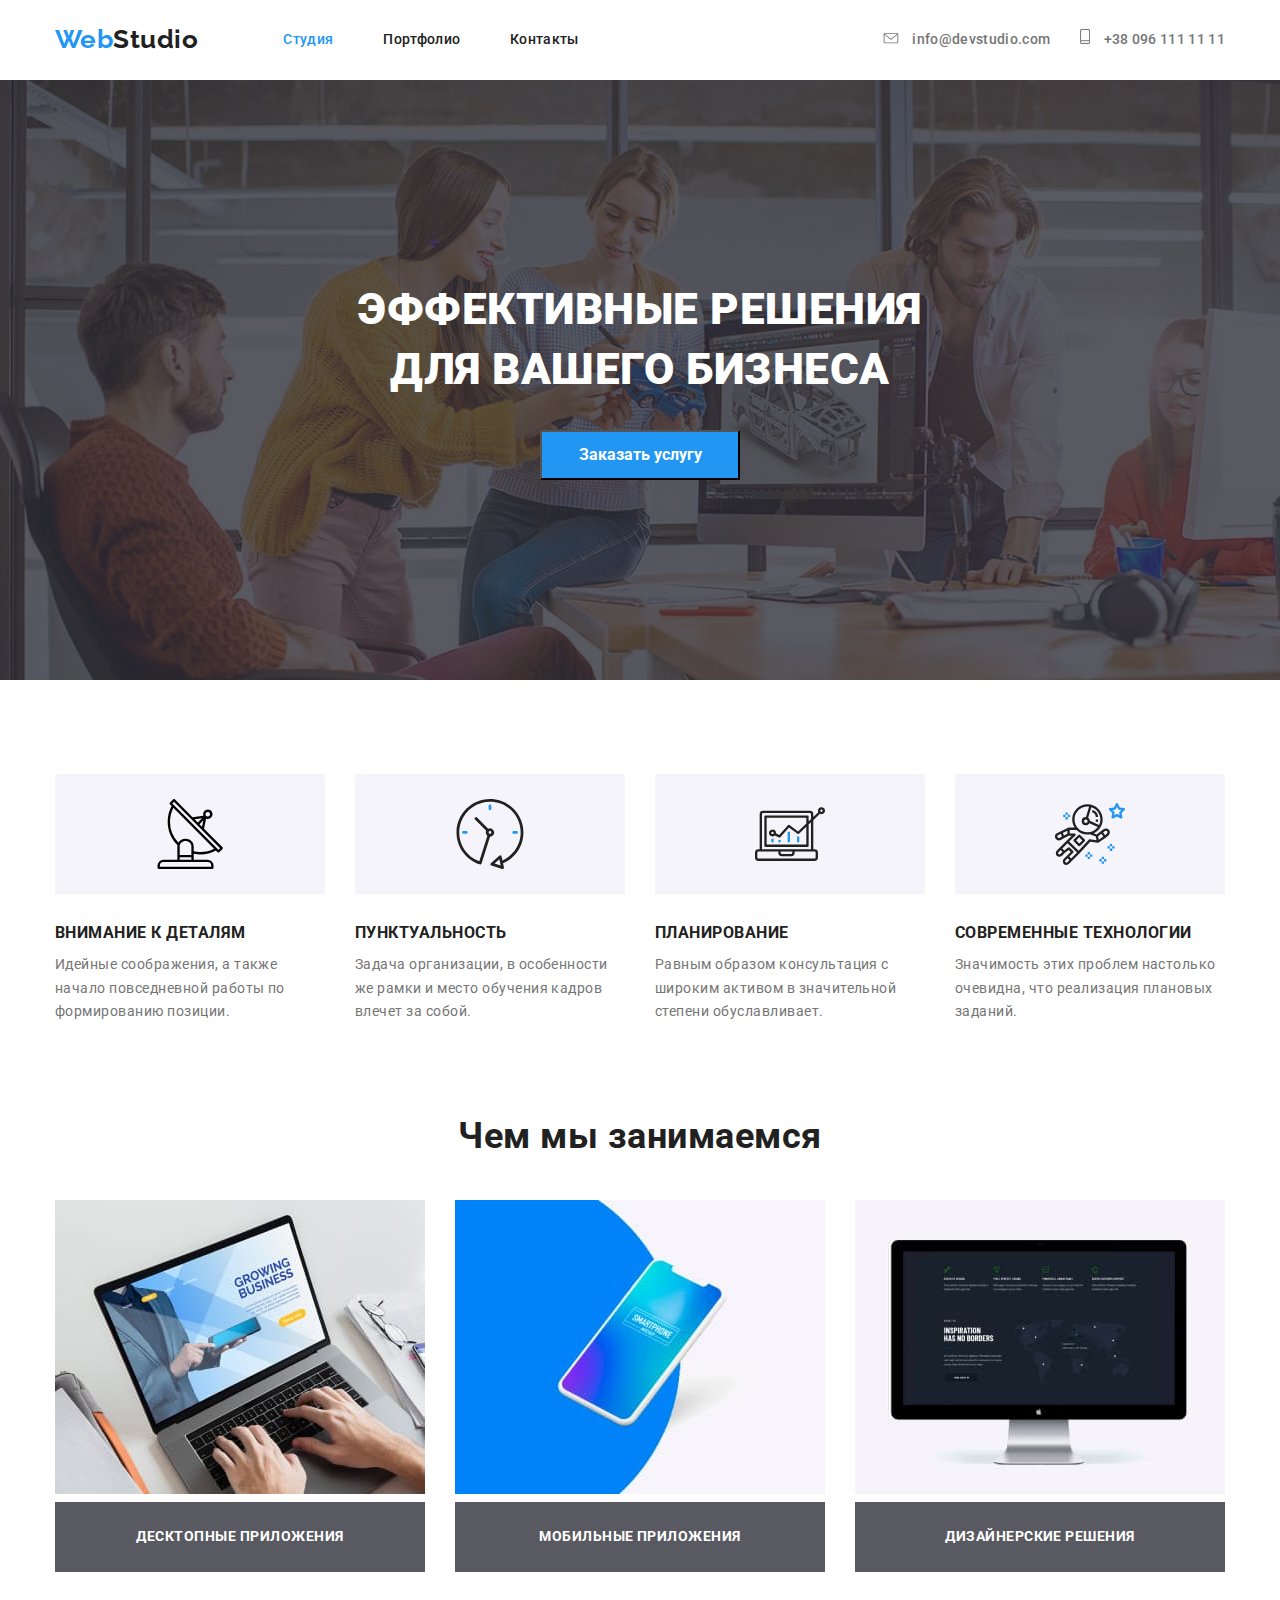
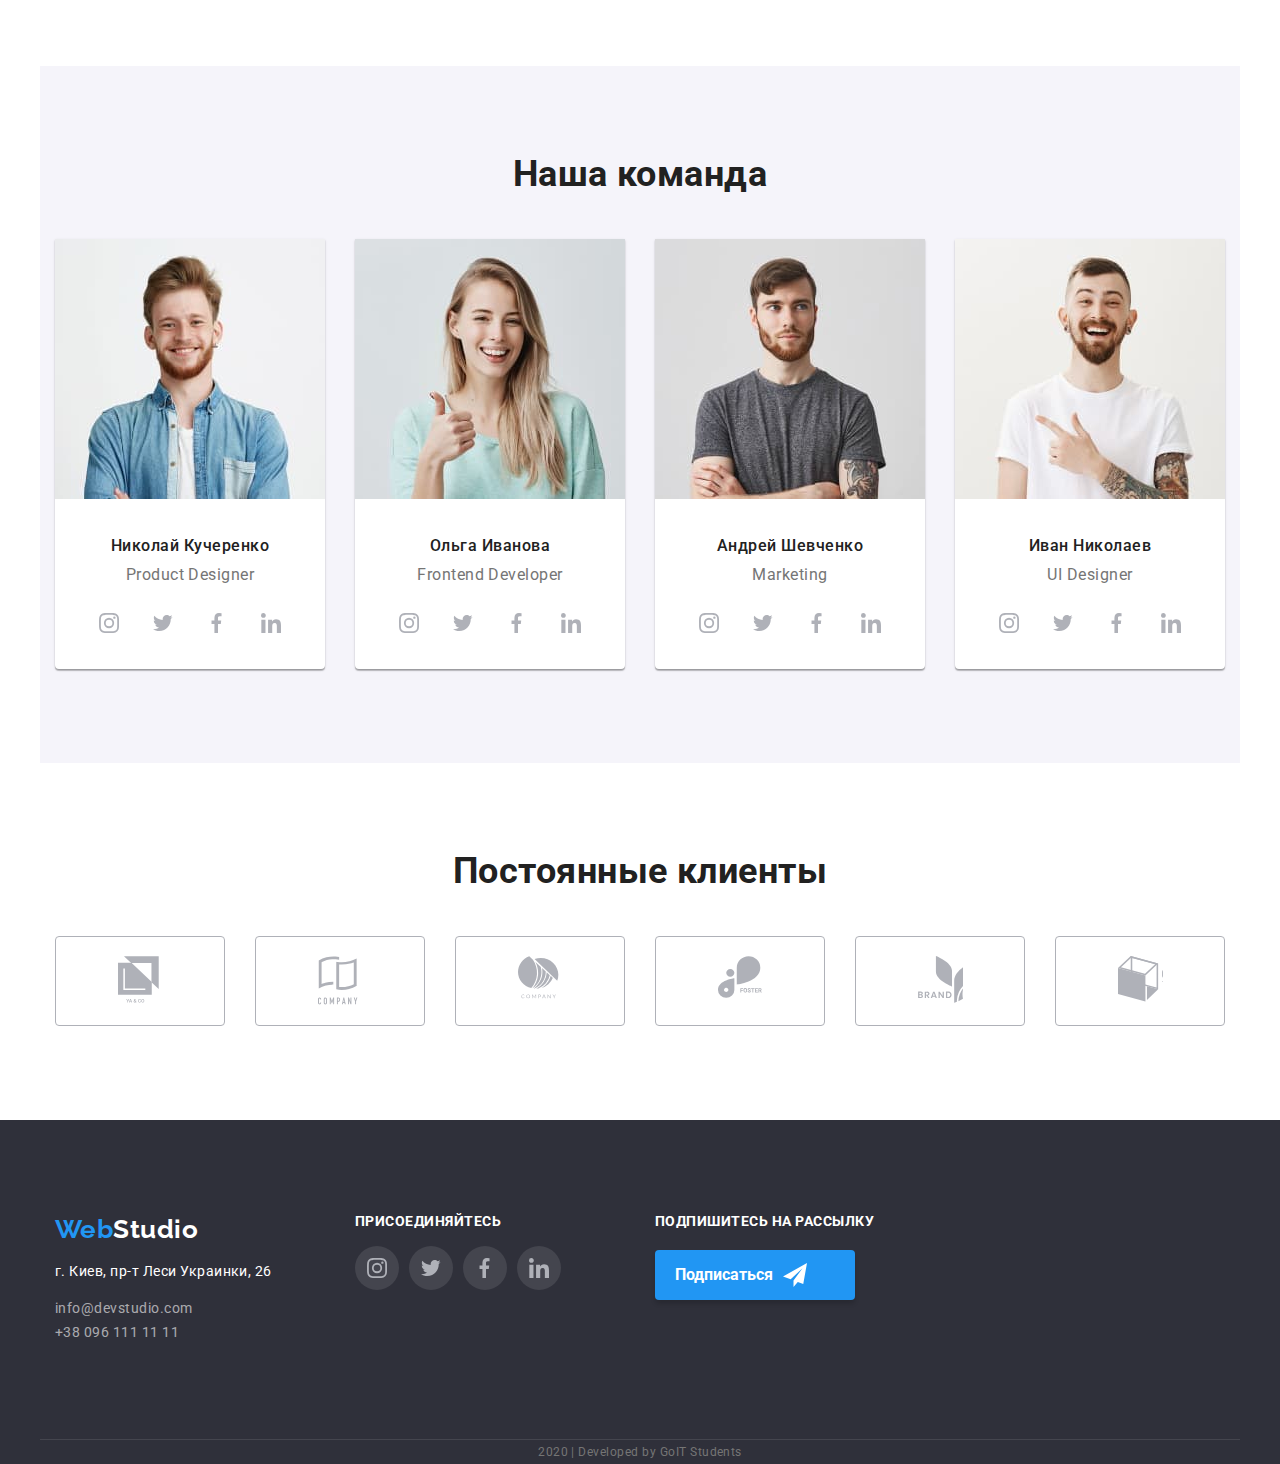
<file: index.html>
<!DOCTYPE html>
<html lang="ru">

<head>
  <meta charset="UTF-8" />
  <meta name="viewport" content="width=device-width, initial-scale=1.0" />
  <title>Document</title>
  <link href="https://fonts.googleapis.com/css2?family=Raleway:wght@700&family=Roboto:wght@400;700;900&display=swap"
    rel="stylesheet" />
  <link rel="stylesheet" href="./CSS/normalize.css" />
  <link rel="stylesheet" href="./CSS/main.css" />
</head>

<body>
  <header>
    <div class="container">
      <a href="index.html" class="logo text-style-bold"><span class="logo-first"> Web</span>Studio</a>

      <nav>
        <ul class="site-nav list">
          <li class="item">
            <a href="index.html" class="main-menu link current-page">Студия</a>
          </li>
          <li class="item">
            <a href="portfolio.html" class="main-menu link">Портфолио</a>
          </li>
          <li class="item">
            <a href="#" class="main-menu link">Контакты</a>
          </li>
        </ul>
      </nav>
      <ul class="head-contact list">
        <li class="item">
          <a href="mailto:info@devstudio.com" class="contacts-header link">
            <svg class="mail-icon">
              <use href="./img/symbol-defs.svg#icon-mail-logo"></use>
            </svg>
            info@devstudio.com </a>
        </li>
        <li class="item">
          <a href="tel:+380961111111" class="contacts-header link">
            <svg class="phone-icon">
              <use href="./img/symbol-defs.svg#icon-logo-phone"></use>
            </svg>
            +38 096 111 11 11</a>
        </li>
      </ul>
    </div>
  </header>

  <main>
    <!-- main banner -->
    <section class="hero-section">
      <h1 class="hero">
        ЭФФЕКТИВНЫЕ РЕШЕНИЯ <br />
        ДЛЯ ВАШЕГО БИЗНЕСА
      </h1>
      <button class="button-primary text-style-bold">Заказать услугу</button>
    </section>

    <!-- list of advantages -->
    <div class="container container-adv">
      <section>
        <ul class="list advantages">
          <li class="item">
            <div class="background-icon">
              <svg>
                <use href="./img/symbol-defs.svg#icon-antenna1"></use>
              </svg>
            </div>
            <h3 class="qualities-title text-style-bold">
              Внимание к деталям
            </h3>
            <p class="qualities-discr">
              Идейные соображения, а также начало повседневной работы по
              формированию позиции.
            </p>
          </li>
          <li class="item">
            <div class="background-icon">
              <svg>
                <use href="./img/symbol-defs.svg#icon-clock1"></use>
              </svg>
            </div>
            <h3 class="qualities-title text-style-bold">Пунктуальность</h3>
            <p class="qualities-discr">
              Задача организации, в особенности же рамки и место обучения
              кадров влечет за собой.
            </p>
          </li>
          <li class="item">
            <div class="background-icon">
              <svg>
                <use href="./img/symbol-defs.svg#icon-diagram1"></use>
              </svg>
            </div>
            <h3 class="qualities-title text-style-bold">Планирование</h3>
            <p class="qualities-discr">
              Равным образом консультация с широким активом в значительной
              степени обуславливает.
            </p>
          </li>
          <li class="item">
            <div class="background-icon">
              <svg>
                <use href="./img/symbol-defs.svg#icon-astronaut1"></use>
              </svg>
            </div>
            <h3 class="qualities-title text-style-bold">
              Современные технологии
            </h3>
            <p class="qualities-discr">
              Значимость этих проблем настолько очевидна, что реализация
              плановых заданий.
            </p>
          </li>
        </ul>
      </section>
    </div>

    <div class="container">
      <section>
        <h2 class="section-title text-style-bold">Чем мы занимаемся</h2>
        <ul class="list specializing">
          <li class="item">
            <figure>
              <img src="./img/macbook.jpg" alt="ноутбук" />
              <figcaption class="activity-list text-style-bold">
                Десктопные приложения
              </figcaption>
            </figure>
          </li>
          <li class="item">
            <figure>
              <img src="./img/phone.jpg" alt="мобильный телефон" />
              <figcaption class="activity-list text-style-bold">
                Мобильные приложения
              </figcaption>
            </figure>
          </li>
          <li class="item">
            <figure>
              <img src="./img/mac.jpg" alt="моноблок mac" />
              <figcaption class="activity-list text-style-bold">
                Дизайнерские решения
              </figcaption>
            </figure>
          </li>
        </ul>
      </section>
    </div>

    <div class="container section-command">
      <section>
        <h2 class="section-title">Наша команда</h2>
        <ul class="list employees">
          <li class="item">
            <img src="./img/JohnSmith.jpg" alt="фото Джона Смит" />
            <h3 class="team-name">Николай Кучеренко</h3>
            <p class="empl-specialty">Product Designer</p>
            <ul class="list social-networks">
              <li class="item">
                <button class="but-social-net">
                  <svg class="soc-icon">
                    <use href="./img/symbol-defs.svg#icon-instagram"></use>
                  </svg>
                </button>
              </li>
              <li class="item">
                <button class="but-social-net">
                  <svg class="soc-icon">
                    <use href="./img/symbol-defs.svg#icon-twitter"></use>
                  </svg>
                </button>
              </li>
              <li class="item">
                <button class="but-social-net">
                  <svg class="soc-icon">
                    <use href="./img/symbol-defs.svg#icon-facebook"></use>
                  </svg>
                </button>
              </li>
              <li class="item">
                <button class="but-social-net">
                  <svg class="soc-icon">
                    <use href="./img/symbol-defs.svg#icon-linkedin"></use>
                  </svg>
                </button>
              </li>
            </ul>
          </li>
          <li class="item">
            <img src="./img/MartaStewart.jpg" alt="фото Марты Стьарт" />
            <h3 class="team-name">Ольга Иванова</h3>
            <p class="empl-specialty">Frontend Developer</p>
            <ul class="list social-networks">
              <li class="item">
                <button class="but-social-net">
                  <svg class="soc-icon">
                    <use href="./img/symbol-defs.svg#icon-instagram"></use>
                  </svg>
                </button>
              </li>
              <li class="item">
                <button class="but-social-net">
                  <svg class="soc-icon">
                    <use href="./img/symbol-defs.svg#icon-twitter"></use>
                  </svg>
                </button>
              </li>
              <li class="item">
                <button class="but-social-net">
                  <svg class="soc-icon">
                    <use href="./img/symbol-defs.svg#icon-facebook"></use>
                  </svg>
                </button>
              </li>
              <li class="item">
                <button class="but-social-net">
                  <svg class="soc-icon">
                    <use href="./img/symbol-defs.svg#icon-linkedin"></use>
                  </svg>
                </button>
              </li>
            </ul>
          </li>
          <li class="item">
            <img src="./img/RobertJakis.jpg" alt="фото Роберта Джакис" />
            <h3 class="team-name">Андрей Шевченко</h3>
            <p class="empl-specialty">Marketing</p>
            <ul class="list social-networks">
              <li class="item">
                <button class="but-social-net">
                  <svg class="soc-icon">
                    <use href="./img/symbol-defs.svg#icon-instagram"></use>
                  </svg>
                </button>
              </li>
              <li class="item">
                <button class="but-social-net">
                  <svg class="soc-icon">
                    <use href="./img/symbol-defs.svg#icon-twitter"></use>
                  </svg>
                </button>
              </li>
              <li class="item">
                <button class="but-social-net">
                  <svg class="soc-icon">
                    <use href="./img/symbol-defs.svg#icon-facebook"></use>
                  </svg>
                </button>
              </li>
              <li class="item">
                <button class="but-social-net">
                  <svg class="soc-icon">
                    <use href="./img/symbol-defs.svg#icon-linkedin"></use>
                  </svg>
                </button>
              </li>
            </ul>
          </li>
          <li class="item">
            <img src="./img/MartinDoe.jpg" alt="фото Мартина Дои" />
            <h3 class="team-name">Иван Николаев</h3>
            <p class="empl-specialty">UI Designer</p>
            <ul class="list social-networks">
              <li class="item">
                <button class="but-social-net">
                  <svg class="soc-icon">
                    <use href="./img/symbol-defs.svg#icon-instagram"></use>
                  </svg>
                </button>
              </li>
              <li class="item">
                <button class="but-social-net">
                  <svg class="soc-icon">
                    <use href="./img/symbol-defs.svg#icon-twitter"></use>
                  </svg>
                </button>
              </li>
              <li class="item">
                <button class="but-social-net">
                  <svg class="soc-icon">
                    <use href="./img/symbol-defs.svg#icon-facebook"></use>
                  </svg>
                </button>
              </li>
              <li class="item">
                <button class="but-social-net">
                  <svg class="soc-icon">
                    <use href="./img/symbol-defs.svg#icon-linkedin"></use>
                  </svg>
                </button>
              </li>
            </ul>
          </li>
        </ul>
      </section>
    </div>
    <section>
      <div class="container">
        <h2 class="section-title">Постоянные клиенты</h2>
        <ul class="list clients">
          <li class="item">
            <a class="client-logo-link" href="#">
              <svg class="clients-logo">
                <use href="./img/symbol-defs.svg#icon-logo-company1"></use>
              </svg>
            </a>
          </li>
          <li class="item">
            <a class="client-logo-link" href="#">
              <svg class="clients-logo">
                <use href="./img/symbol-defs.svg#icon-logo-company2"></use>
              </svg>
            </a>
          </li>
          <li class="item">
            <a class="client-logo-link" href="#">
              <svg class="clients-logo">
                <use href="./img/symbol-defs.svg#icon-logo-company3"></use>
              </svg>
            </a>
          </li>
          <li class="item">
            <a class="client-logo-link" href="#">
              <svg class="clients-logo">
                <use href="./img/symbol-defs.svg#icon-logo-company4"></use>
              </svg>
            </a>
          </li>
          <li class="item">
            <a class="client-logo-link" href="#">
              <svg class="clients-logo">
                <use href="./img/symbol-defs.svg#icon-logo-company5"></use>
              </svg>
            </a>
          </li>
          <li class="item">
            <a class="client-logo-link" href="#">
              <svg class="clients-logo">
                <use href="./img/symbol-defs.svg#icon-logo-company6"></use>
              </svg>
            </a>
          </li>
        </ul>
      </div>
    </section>
  </main>

  <footer>
    <div class="container">
      <div class="for-align">
        <a href="index.html" class="logo-footer text-style-bold"><span class="logo-first"> Web</span>Studio</a>
        <address>
          <p class="adress">г. Киев, пр-т Леси Украинки, 26</p>
          <a href=" mailto:info@devstudio.com" class="link footer-link">
            info@devstudio.com
          </a>
          <a href="tel:+380961111111" class="link footer-link">+38 096 111 11 11</a>
        </address>
      </div>

      <div class="for-align">
        <h4 class="footer-title">присоединяйтесь</h4>
        <ul class="list social-networks footer-social-networks">
          <li class="item">
            <button class="but-social-net">
              <svg class="soc-icon">
                <use href="./img/symbol-defs.svg#icon-instagram"></use>
              </svg>
            </button>
          </li>
          <li class="item">
            <button class="but-social-net">
              <svg class="soc-icon">
                <use href="./img/symbol-defs.svg#icon-twitter"></use>
              </svg>
            </button>
          </li>
          <li class="item">
            <button class="but-social-net">
              <svg class="soc-icon">
                <use href="./img/symbol-defs.svg#icon-facebook"></use>
              </svg>
            </button>
          </li>
          <li class="item">
            <button class="but-social-net">
              <svg class="soc-icon">
                <use href="./img/symbol-defs.svg#icon-linkedin"></use>
              </svg>
            </button>
          </li>
        </ul>
      </div>
      <div class="for-align">
        <h4 class="footer-title">Подпишитесь на рассылку</h4>

        <button class="subscribe-btn text-style-bold">Подписаться
          <svg class="send-icon">
            <use href="./img/symbol-defs.svg#send-icon"></use>
          </svg>
        </button>

      </div>
    </div>
    <p class="copyright">
      2020 | Developed by GoIT Students
    </p>
  </footer>
</body>

</html>
</file>
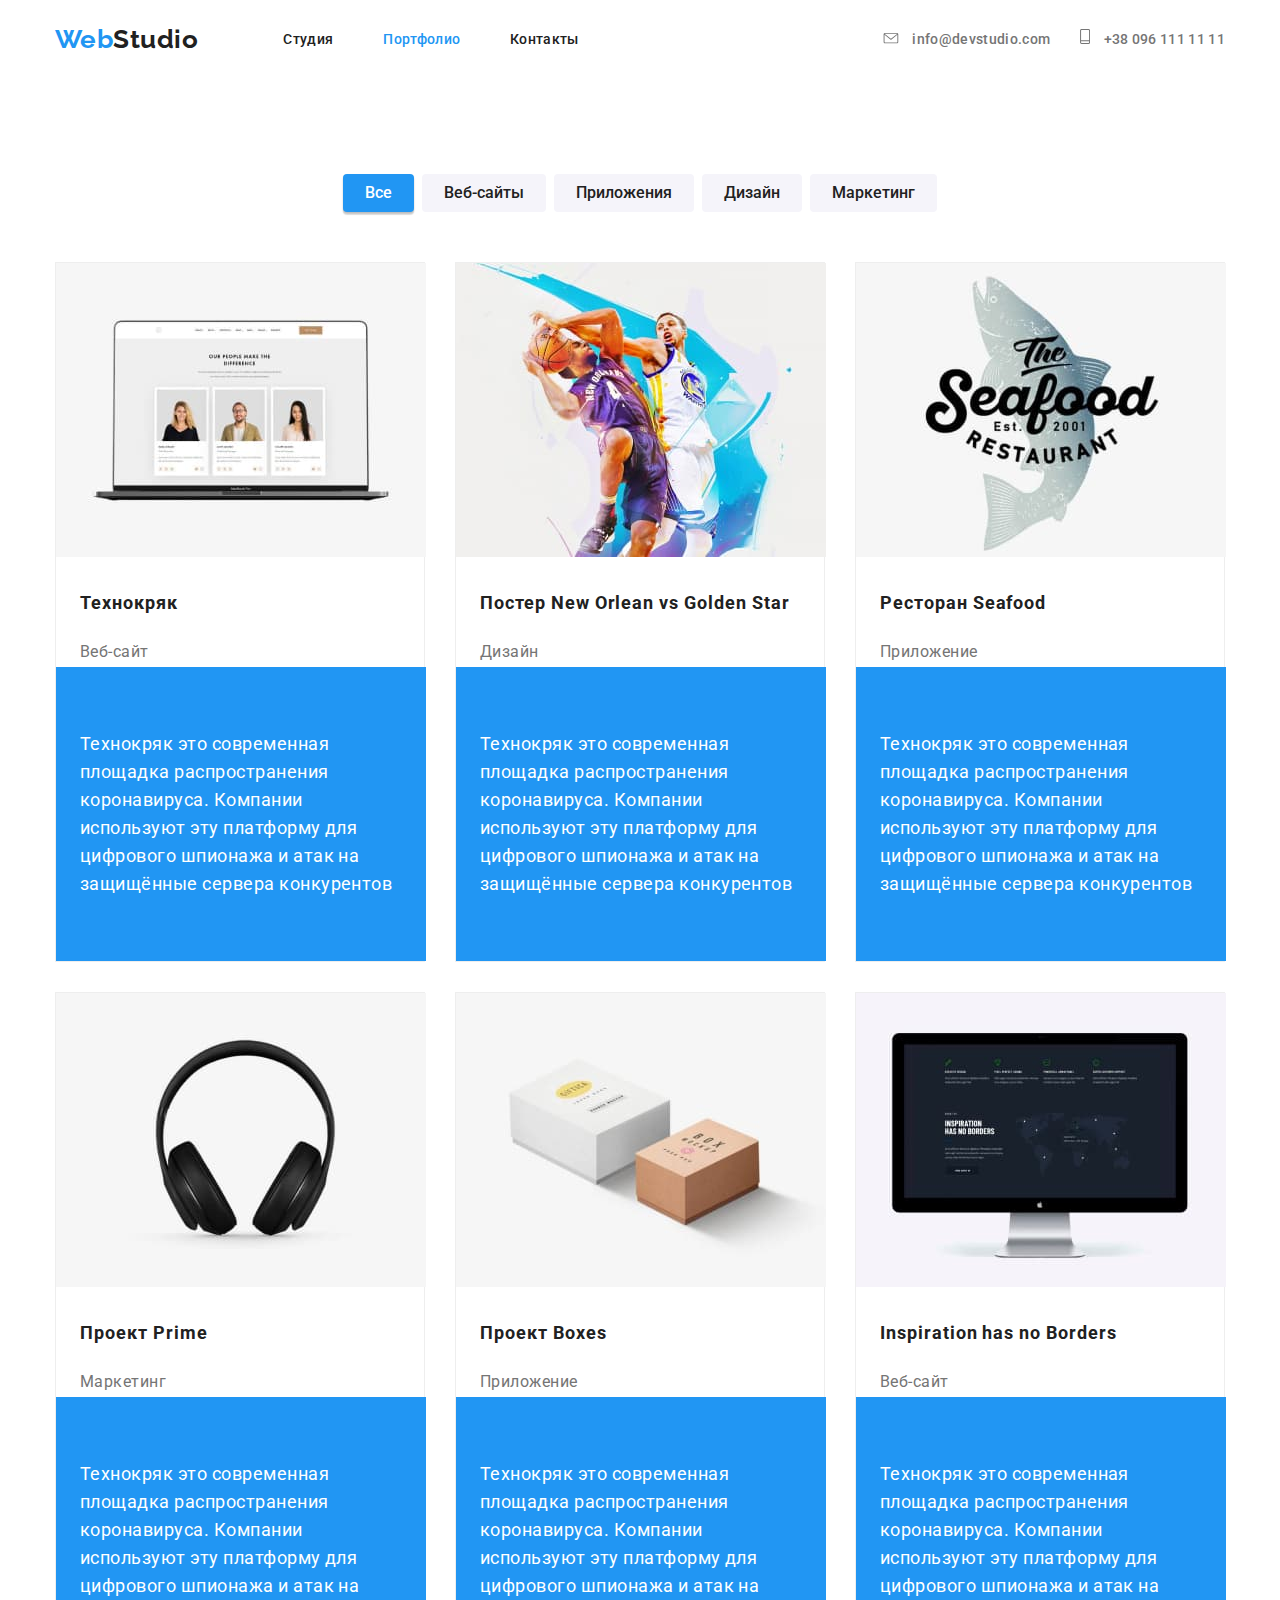
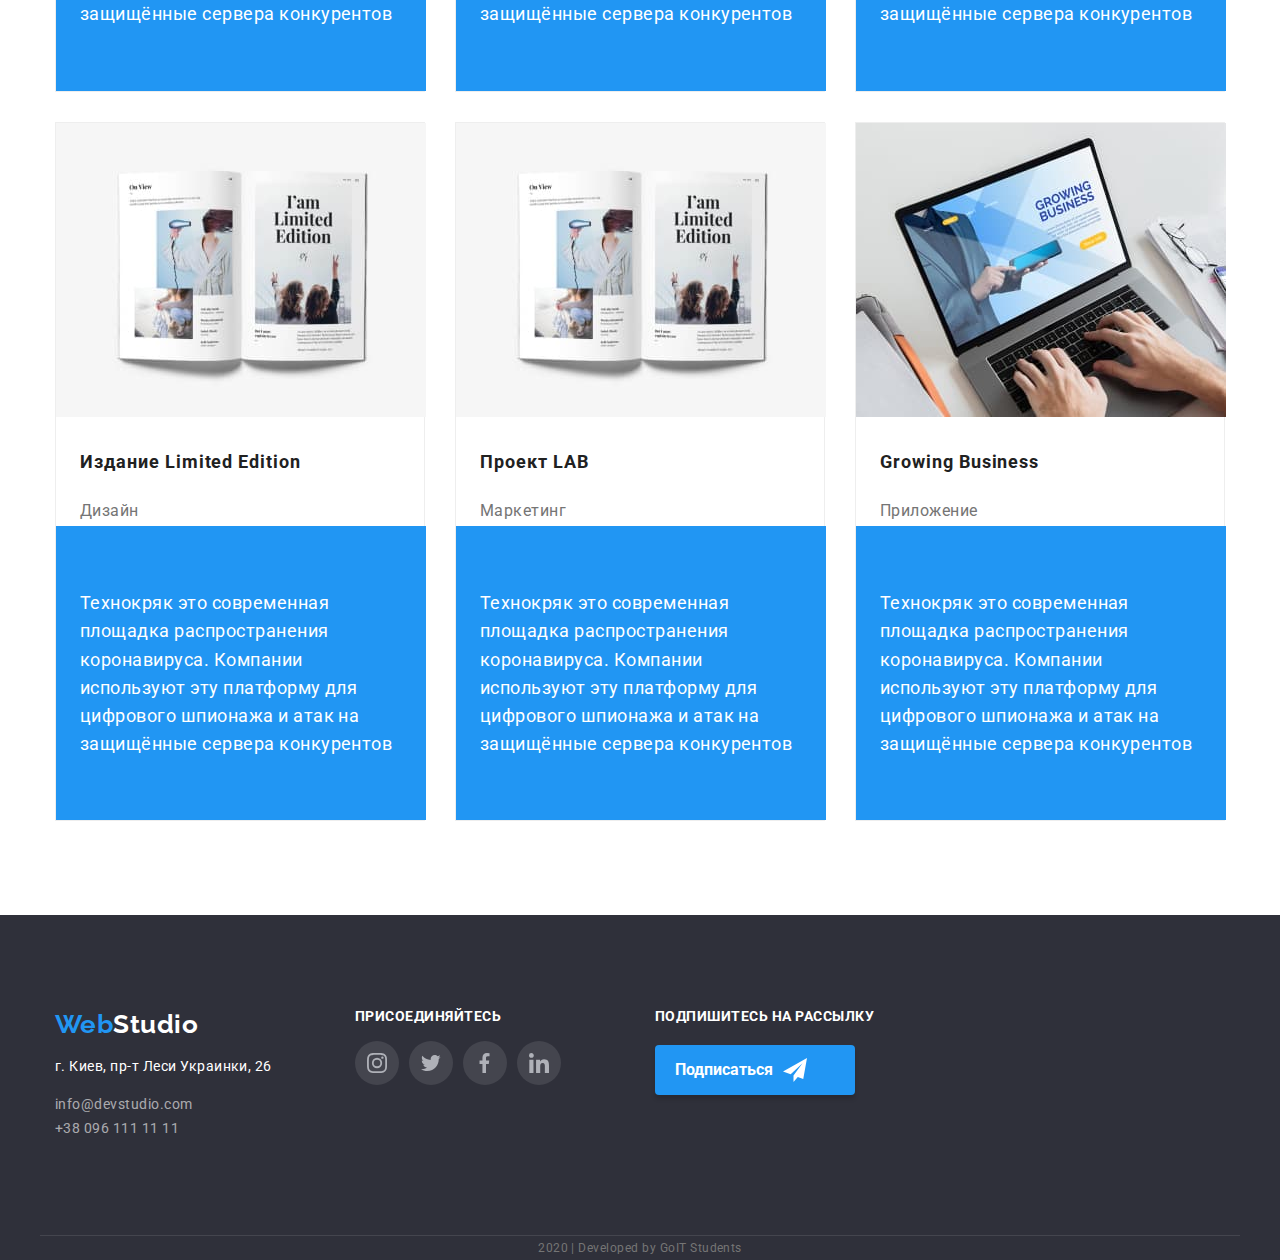
<file: portfolio.html>
<!DOCTYPE html>
<html lang="ru">

<head>
    <meta charset="UTF-8" />
    <meta name="viewport" content="width=device-width, initial-scale=1.0" />
    <title>Document</title>
    <link href="https://fonts.googleapis.com/css2?family=Raleway:wght@700&family=Roboto:wght@400;700;900&display=swap"
        rel="stylesheet">
    <link rel="stylesheet" href="./CSS/normalize.css">
    <link rel="stylesheet" href="./CSS/main.css" />
</head>

<body>
    <header>
        <div class="container">
            <a href="index.html" class="logo text-style-bold"><span class="logo-first"> Web</span>Studio</a>

            <nav>
                <ul class="site-nav list">
                    <li class="item">
                        <a href="index.html" class="main-menu link ">Студия</a>
                    </li>
                    <li class="item">
                        <a href="portfolio.html" class="main-menu link current-page">Портфолио</a>
                    </li>
                    <li class="item">
                        <a href="#" class="main-menu link">Контакты</a>
                    </li>
                </ul>
            </nav>
            <ul class="head-contact list">
                <li class="item">
                    <a href="mailto:info@devstudio.com" class="contacts-header link">
                        <svg class="mail-icon">
                            <use href="./img/symbol-defs.svg#icon-mail-logo"></use>
                        </svg>
                        info@devstudio.com </a>
                </li>
                <li class="item">
                    <a href="tel:+380961111111" class="contacts-header link">
                        <svg class="phone-icon">
                            <use href="./img/symbol-defs.svg#icon-logo-phone"></use>
                        </svg>
                        +38 096 111 11 11</a>
                </li>
            </ul>
        </div>
    </header>
    <main>
        <div class="container  container-filter">
            <ul class="list filter-list">
                <li class="item"> <button class="filter link-filter curent-filter"> Все </button> </li>
                <li class="item"> <button class="filter link-filter"> Веб-сайты </button> </li>
                <li class="item"> <button class="filter link-filter"> Приложения </button> </li>
                <li class="item"> <button class="filter link-filter"> Дизайн </button></li>
                <li class="item"> <button class="filter link-filter"> Маркетинг </button> </li>
            </ul>
        </div>
        <div class="container container-portfolio ">
            <section>
                <ul class="list portfolio-list">
                    <li class="item"><a href="#">
                            <img src="./img/technokryak.jpg" alt="ноутбук">
                            <h2 class="portfolio-title text-style-bold">Технокряк</h2>
                            <p class="category-portfolio">Веб-сайт</p>
                            <p class="portfolio-description">Технокряк это современная площадка распространения
                                коронавируса.
                                Компании используют эту платформу для
                                цифрового шпионажа и атак на защищённые сервера конкурентов
                            </p>
                        </a>
                    </li>

                    <li class="item"><a href="#">
                            <img src="./img/poster-new-orlean.jpg" alt="баскетболл">
                            <h2 class="portfolio-title text-style-bold">Постер New Orlean vs Golden Star</h2>
                            <p class="category-portfolio">Дизайн</p>
                            <p class="portfolio-description">Технокряк это современная площадка распространения
                                коронавируса.
                                Компании используют эту платформу для
                                цифрового шпионажа и атак на защищённые сервера конкурентов
                            </p>
                        </a>
                    </li>

                    <li class="item"><a href="#">
                            <img src="./img/seafood.jpg" alt="логотоп ресторана">
                            <h2 class="portfolio-title text-style-bold">Ресторан Seafood </h2>
                            <p class="category-portfolio">Приложение</p>
                            <p class="portfolio-description">Технокряк это современная площадка распространения
                                коронавируса.
                                Компании используют эту платформу для
                                цифрового шпионажа и атак на защищённые сервера конкурентов
                            </p>
                        </a>
                    </li>

                    <li class="item"><a href="#">
                            <img src="./img/project-prime.jpg" alt="наушники">
                            <h2 class="portfolio-title text-style-bold">Проект Prime </h2>
                            <p class="category-portfolio">Маркетинг</p>
                            <p class="portfolio-description">Технокряк это современная площадка распространения
                                коронавируса.
                                Компании используют эту платформу для
                                цифрового шпионажа и атак на защищённые сервера конкурентов
                            </p>
                        </a>
                    </li>

                    <li class="item"><a href="#">
                            <img src="./img/poject-boxes.jpg" alt="коробки">
                            <h2 class="portfolio-title text-style-bold">Проект Boxes </h2>
                            <p class="category-portfolio">Приложение</p>
                            <p class="portfolio-description">Технокряк это современная площадка распространения
                                коронавируса.
                                Компании используют эту платформу для
                                цифрового шпионажа и атак на защищённые сервера конкурентов
                            </p>
                        </a>
                    </li>

                    <li class="item"><a href="#">
                            <img src="./img/mac.jpg" alt="монитор">
                            <h2 class="portfolio-title text-style-bold">Inspiration has no Borders </h2>
                            <p class="category-portfolio">Веб-сайт</p>
                            <p class="portfolio-description">Технокряк это современная площадка распространения
                                коронавируса.
                                Компании используют эту платформу для
                                цифрового шпионажа и атак на защищённые сервера конкурентов
                            </p>
                        </a>
                    </li>

                    <li class="item"><a href="#">
                            <img src="./img/limited-edition.jpg" alt="книга">
                            <h2 class="portfolio-title text-style-bold">Издание Limited Edition </h2>
                            <p class="category-portfolio">Дизайн</p>
                            <p class="portfolio-description">Технокряк это современная площадка распространения
                                коронавируса.
                                Компании используют эту платформу для
                                цифрового шпионажа и атак на защищённые сервера конкурентов
                            </p>
                        </a>
                    </li>

                    <li class="item"><a href="#">
                            <img src="./img/limited-edition.jpg" alt="бирка">
                            <h2 class="portfolio-title text-style-bold">Проект LAB </h2>
                            <p class="category-portfolio">Маркетинг</p>
                            <p class="portfolio-description">Технокряк это современная площадка распространения
                                коронавируса.
                                Компании используют эту платформу для
                                цифрового шпионажа и атак на защищённые сервера конкурентов
                            </p>
                        </a>
                    </li>

                    <li class="item"><a href="#">
                            <img src="./img/macbook.jpg" alt="ноутбук">
                            <h2 class="portfolio-title text-style-bold">Growing Business </h2>
                            <p class="category-portfolio">Приложение</p>
                            <p class="portfolio-description">Технокряк это современная площадка распространения
                                коронавируса.
                                Компании используют эту платформу для
                                цифрового шпионажа и атак на защищённые сервера конкурентов
                            </p>
                        </a>
                    </li>

                </ul>
            </section>
        </div>
    </main>

    <footer>
        <div class="container">
            <div class="for-align">
                <a href="index.html" class="logo-footer text-style-bold"><span class="logo-first"> Web</span>Studio</a>
                <address>
                    <p class="adress">г. Киев, пр-т Леси Украинки, 26</p>
                    <a href=" mailto:info@devstudio.com" class="link footer-link">
                        info@devstudio.com
                    </a>
                    <a href="tel:+380961111111" class="link footer-link">+38 096 111 11 11</a>
                </address>
            </div>

            <div class="for-align">
                <h4 class="footer-title">присоединяйтесь</h4>
                <ul class="list social-networks footer-social-networks">
                    <li class="item">
                        <button class="but-social-net">
                            <svg class="soc-icon">
                                <use href="./img/symbol-defs.svg#icon-instagram"></use>
                            </svg>
                        </button>
                    </li>
                    <li class="item">
                        <button class="but-social-net">
                            <svg class="soc-icon">
                                <use href="./img/symbol-defs.svg#icon-twitter"></use>
                            </svg>
                        </button>
                    </li>
                    <li class="item">
                        <button class="but-social-net">
                            <svg class="soc-icon">
                                <use href="./img/symbol-defs.svg#icon-facebook"></use>
                            </svg>
                        </button>
                    </li>
                    <li class="item">
                        <button class="but-social-net">
                            <svg class="soc-icon">
                                <use href="./img/symbol-defs.svg#icon-linkedin"></use>
                            </svg>
                        </button>
                    </li>
                </ul>
            </div>
            <div class="for-align">
                <h4 class="footer-title">Подпишитесь на рассылку</h4>
                <button class="subscribe-btn text-style-bold">Подписаться
                    <svg class="send-icon">
                        <use href="./img/symbol-defs.svg#send-icon"></use>
                    </svg>
                </button>
            </div>
        </div>

        <p class="copyright">
            2020 | Developed by GoIT Students
        </p>
    </footer>
</body>

</html>
</file>
<file: CSS/main.css>
:root {
  --primary-text-color: #757575;
  --title-text-color: #212121;
  --accent-color: #2196f3;
  --primary-background-color: #ffffff;
  --button-text: #ffffff;
  --white-text: #ffffff;
}

html {
  box-sizing: border-box;
}

*,
*::before,
*::after {
  box-sizing: inherit;
}

body {
  background-color: var(--primary-background-color);
  color: var(--primary-text-color);
  font-family: Roboto, sans-serif;
  font-size: 14px;
  line-height: 1.71;
  letter-spacing: 0.03rem;
}

a {
  text-decoration: none;
}

footer {
  background-color: #2f303a;
}

figure {
  margin: 0;
  padding: 0;
}

.list {
  list-style: none;
  padding: 0;
  margin: 0;
}

.text-style-bold {
  font-weight: 700;
}

.container {
  width: 1200px;
  margin: 0 auto;
  padding: 94px 15px 94px 15px;
}

header>.container {
  display: flex;
  align-items: center;
  margin: 0 auto 0 auto;
  padding: 0 15px;
}

.site-nav {
  display: flex;
  margin-left: 85px;
}

.site-nav .item:not(:last-child) {
  margin-right: 50px;
}

/* contacts */
.head-contact {
  display: flex;
  margin-left: auto;
}


.head-contact .item+.item {
  margin-left: 30px;
}


.phone-icon {
  width: 10px;
  height: 15px;
  margin-right: 10px;
  fill: currentColor;
}

.mail-icon {
  width: 16px;
  height: 11px;
  margin-right: 10px;
  fill: currentColor;
}

.main-menu {
  display: block;
  padding: 32px 0 32px 0;

  font-weight: 500;
  font-size: 14px;
  line-height: 1.14;
  letter-spacing: 0.02rem;
  color: var(--title-text-color);
}

.current-page {
  color: var(--accent-color);
}

.logo {
  color: var(--title-text-color);
  font-family: Raleway, sans-serif;
  font-size: 26px;
  line-height: 1.2px;
}

.logo-first {
  color: #2196f3;
}

.link:hover,
.link:focus {
  color: var(--accent-color);
}

.contacts-header {
  font-weight: 500;
  font-size: 14px;
  line-height: 1.2;
  letter-spacing: 0.02rem;
  color: var(--primary-text-color);
}


.hero-section {

  margin: 0 auto;
  max-width: 1600px;
  height: 600px;
  text-align: center;
  background-image:
    linear-gradient(to right, rgba(47, 48, 58, 0.8), rgba(47, 48, 58, 0.8)),
    url(../img/hero-img.jpg);
}

.hero {
  display: inline-block;
  margin: 200px auto 30px 0px;
  padding: 0;
  font-weight: 900;
  font-size: 44px;
  line-height: 1.36;
  color: var(--white-text)
}

.button-primary {
  display: block;
  margin-left: auto;
  margin-right: auto;
  width: 200px;
  height: 50px;
  color: var(--button-text);
  background-color: var(--accent-color);
  font-size: 16px;
  line-height: 1.87;
}

.advantages {
  display: flex;
  justify-content: space-between;
  margin-left: auto;
  margin-right: auto;
}

.container-adv {
  padding-bottom: 0;
}

.background-icon {
  display: flex;
  width: 270px;
  height: 120px;
  background-color: #F5F4FA;
}

.background-icon>svg {
  max-width: 70px;
  max-height: 70px;
  margin: auto;
}


.qualities-title {
  margin-top: 30px;
  margin-bottom: 0;
  line-height: 1.14;
  text-transform: uppercase;
  color: var(--title-text-color);
}

.qualities-discr {
  display: flex;
  align-self: center;
  width: 270px;
  height: 75px;
  margin: 10px 0 0 0;
  width: 270px;
}

.section-title {
  margin: 0;
  padding-bottom: 50px;

  font-size: 36px;
  line-height: 0.8;
  text-align: center;
  color: var(--title-text-color);
}

.specializing {
  display: flex;
  justify-content: space-between;
  margin: 0;
}

.activity-list {
  display: flex;
  width: 370px;
  height: 70px;
  align-items: center;
  justify-content: center;

  text-transform: uppercase;
  line-height: 1.14;
  text-align: center;
  color: var(--button-text);
  background-color: rgba(47, 48, 58, 0.8);
}

.section-command {
  background-color: #F5F4FA;
}

.employees {
  display: flex;
  justify-content: space-between;
}

.employees>.item {
  margin: 0;
  padding: 0;
  padding-bottom: 24px;
  background-color: var(--primary-background-color);

  box-shadow: 0px 2px 1px rgba(0, 0, 0, 0.2),
    0px 1px 1px rgba(0, 0, 0, 0.14),
    0px 1px 3px rgba(0, 0, 0, 0.12);
  border-radius: 0px 0px 4px 4px;
}


.employees .item:not(:last-child) {
  margin-right: 30px;
}

.team-name {
  margin: 30px auto 0 auto;
  text-align: center;
  font-weight: 500;
  font-size: 16px;
  line-height: 1.18;
  color: var(--title-text-color);
}

.empl-specialty {
  display: block;
  text-align: center;
  margin: 10px 0 0 0;
  font-size: 16px;
  line-height: 1.18;
}

.social-networks {
  display: flex;
  justify-content: center
}


.soc-icon {
  max-width: 20px;
  max-height: 20px;
}

.but-social-net {
  display: flex;
  align-items: center;
  justify-content: center;

  width: 44px;
  height: 44px;

  padding: 0;  
  margin: 16px 0px 0 0;

  border: 0px;
  border-radius: 50%;
  background-color: var(--primary-background-color);
  fill: #afb1b8;
}

.but-social-net:hover,
.but-social-net:focus {
  background-color: var(--accent-color);
  fill: #f5f4fa
}


.social-networks>.item:not(:last-child) {
  margin-right: 10px;
}

.clients {
  display: flex;
  justify-content: center;
  align-items: center;
}



.clients>.item {


  width: 170px;
  height: 90px;


}

.clients .item+.item {
  margin-left: 30px;
}

.client-logo-link {
  display: flex;
  justify-content: center;
  align-items: center;
  width: 170px;
  height: 90px;
  border: 1px solid #afb1b8;
  border-radius: 4px;
  fill: #AFB1B8;
}

.clients-logo {
  width: 45px;
  height: 50px;
}


.client-logo-link:hover {
  border-color: #2196F3;
  fill: #2196F3;
}

footer {
  margin: 0 auto;
}

.logo-footer {
  margin: 45px 147px 8px 0;

  color: var(--white-text);
  font-family: Raleway;
  font-size: 26px;
  line-height: 1.19;
}

.adress {
  font-style: normal;
  font-size: 14px;
  line-height: 1.7;
  color: var(--button-text);
  display: block;
}

footer>.container {
  display: flex;
}

.for-align {
  width: 300px;
  padding-top: 0px;
  padding-bottom: 0;
}

.footer-link {
  color: rgba(255, 255, 255, 0.6);
  font-style: normal;
}

.footer-title {
  display: block;
  text-align: left font-size: 14px;
  line-height: 1.14;
  letter-spacing: 0.03rem;
  text-transform: uppercase;
  color: var(--button-text);

  margin-bottom: 0;
  margin-top: 0;
}

footer address {
  display: flex;
  flex-direction: column;
}

.footer-social-networks>.item {
  margin-left: 0px;
  margin-right: auto;
  padding-left: 0;
}

footer .but-social-net {
  background-color: rgba(255, 255, 255, 0.1);

}

.subscribe-btn {
  display: flex;
  justify-content: center;
  align-items: center;

  width: 200px;
  height: 50px;
  margin-top: 20px;

  background-color: #2196F3;
  color: var(--button-text);

  box-shadow: 0px 4px 4px rgba(0, 0, 0, 0.15);
  border: none;
  border-radius: 4px;

  font-size: 16px;
  line-height: 1.87;

}

.send-icon {
  max-width: 24px;
  max-height: 24px;
  margin-left: 10px;
  margin-right: 28px;
}


.copyright {
  display: block;
  margin: 0 auto 0 auto;
  width: 1200px;
  border-top: 1px solid rgba(255, 255, 255, 0.1);
  text-align: center;

  font-size: 12px;
  line-height: 2;
  text-align: center;

}

/* portfolio  */

.container-filter {
  padding: 0;
  margin-top: 94px;
}

.filter-list {
  display: flex;
  justify-content: center;

}

.filter {
  padding: 6px 22px;
  font-weight: 500;
  font-size: 16px;
  line-height: 1.62;
  text-align: center;
  color: var(--title-text-color);
  background-color: #f5f4fa;
  border: none;
  border-radius: 4px;
}


.filter-list>.item:not(:last-child) {
  margin-right: 8px;
}

.curent-filter, 
.link-filter:hover,
.link-filter:focus {
  background-color: var(--accent-color);
  color: var(--button-text);
  box-shadow: 0px 2px 2px rgba(0, 0, 0, 0.12),
  0px 1px 2px rgba(0, 0, 0, 0.08),
  0px 3px 1px rgba(0, 0, 0, 0.1);
}

.container-portfolio {
  padding: 0 15px 0 15px;
  margin: 50px auto 94px auto;
}

.portfolio-title {
  margin: 20px auto 4px 24px;
  font-size: 18px;
  line-height: 2;
  letter-spacing: 0.06rem;
  color: var(--title-text-color);
}

.category-portfolio {
  margin-left: 24px;
  margin-bottom: 0;
  font-size: 16px;
  line-height: 1.87;
  color: var(--primary-text-color);
}

.portfolio-description {
  display: flex;
  width: 370px;
  height: 294px;
  padding: 63px 24px;
  margin: 0 auto;

  font-size: 18px;
  line-height: 1.56;
  color: var(--white-text);
  background-color: var(--accent-color);
}

.portfolio-list {
  display: flex;
  flex-wrap: wrap;
}

.portfolio-list .item {
  width: calc((100% - 60px) / 3);
  margin-right: 30px;
  margin-bottom: 30px;
  border: 1px solid #EEEEEE;
}

.portfolio-list .item:nth-child(3n) {
  margin-right: 0px;
}

.portfolio-list .item:nth-last-child(-n + 3) {
  margin-bottom: 0px;
}

.portfolio-list>.item:hover,
.portfolio-list>.item:focus {
  box-shadow:
    1px 4px 6px rgba(0, 0, 0, 0.16),
    0px 4px 4px rgba(0, 0, 0, 0.06),
    0px 1px 1px rgba(0, 0, 0, 0.12);
}
</file>
